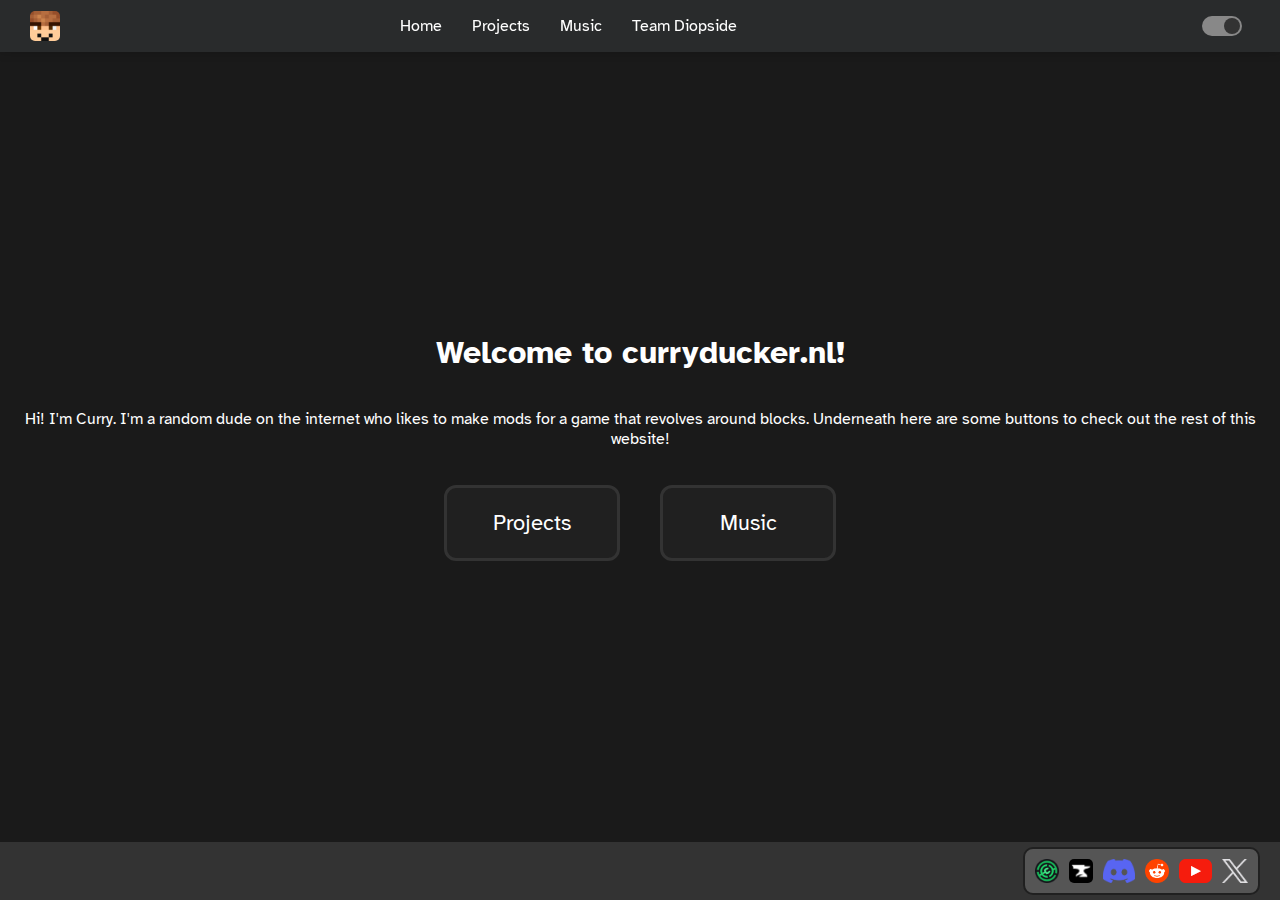
<file: index.html>
<!DOCTYPE html>
<html lang="en">
<head>
<meta charset="UTF-8">
<meta name="viewport" content="width=device-width, initial-scale=1.0">
<title>Curryducker</title>
<link rel="stylesheet" href="styles.css">
<link href="https://fonts.googleapis.com/icon?family=Material+Icons" rel="stylesheet">
<link rel="icon" href="assets/icon.png">
</head>
<body class="noSelect" class="dark-mode">

<div class="navbar">
  <div class="menu-icon">
    <span class="material-icons" id="menuIcon"></span>
  </div>
  <div class="navbar-logo">
    <img src="assets/logo.png" alt="Curryducker">
  </div>
  <div class="foldable-menu">
    <a href="https://curryducker.nl">Home</a>
    <a href="projects">Projects</a>
    <a href="music">Music</a>
    <a href="https://teamdiopside.nl" target="_blank" rel="noopener noreferrer">Team Diopside</a>
  </div>
  <div class="navbar-left">
    <a href="https://curryducker.nl">Home</a>
    <a href="projects">Projects</a>
    <a href="music">Music</a>
    <a href="https://teamdiopside.nl" target="_blank" rel="noopener noreferrer">Team Diopside</a>
  </div>
  <div class="navbar-right dark-mode-switch">
    <div class="dark-mode-icon">
      <span class="material-icons" id="modeIcon"></span>
    </div>
    <input type="checkbox" id="darkModeToggle">
    <label for="darkModeToggle"></label>
  </div>
</div>

<div class="center-content">
  <h1 class="text">Welcome to curryducker.nl!</h1>
  <p class="text">Hi! I'm Curry. I'm a random dude on the internet who likes to make mods for a game that revolves around blocks. Underneath here are some buttons to check out the rest of this website!</p>
  <div class="tile-container">
    <a href="projects" class="button">
      <p>Projects</p>
    </a>
    <a href="music" class="button">
      <p>Music</p>
    </a>
  </div>
</div>

<div class="footer">
  <div class="footer-social">
    <a href="https://modrinth.com/user/curryducker" target="_blank" rel="noopener noreferrer"><img src="../assets/icons/modrinth.png" alt="Modrinth"></a>
    <a href="https://curseforge.com/members/curryduckergames/projects" target="_blank" rel="noopener noreferrer"><img src="../assets/icons/curseforge.jpg" alt="CurseForge" class="cf-icon"></a>
    <a href="https://teamdiopside.nl/discord" target="_blank" rel="noopener noreferrer"><img src="../assets/icons/discord.png" alt="Discord"></a>
    <a href="https://www.reddit.com/user/Curryducker" target="_blank" rel="noopener noreferrer"><img src="../assets/icons/reddit.png" alt="Reddit"></a>
    <a href="https://www.youtube.com/@curryducker/" target="_blank" rel="noopener noreferrer"><img src="../assets/icons/youtube.png" alt="YouTube"></a>
    <a href="https://x.com/curryducker" target="_blank" rel="noopener noreferrer"><img src="../assets/icons/x.png" alt="X" class="x-icon"></a>
  </div>
</div>

<script src="script.js"></script>

</body>
</html>
</file>
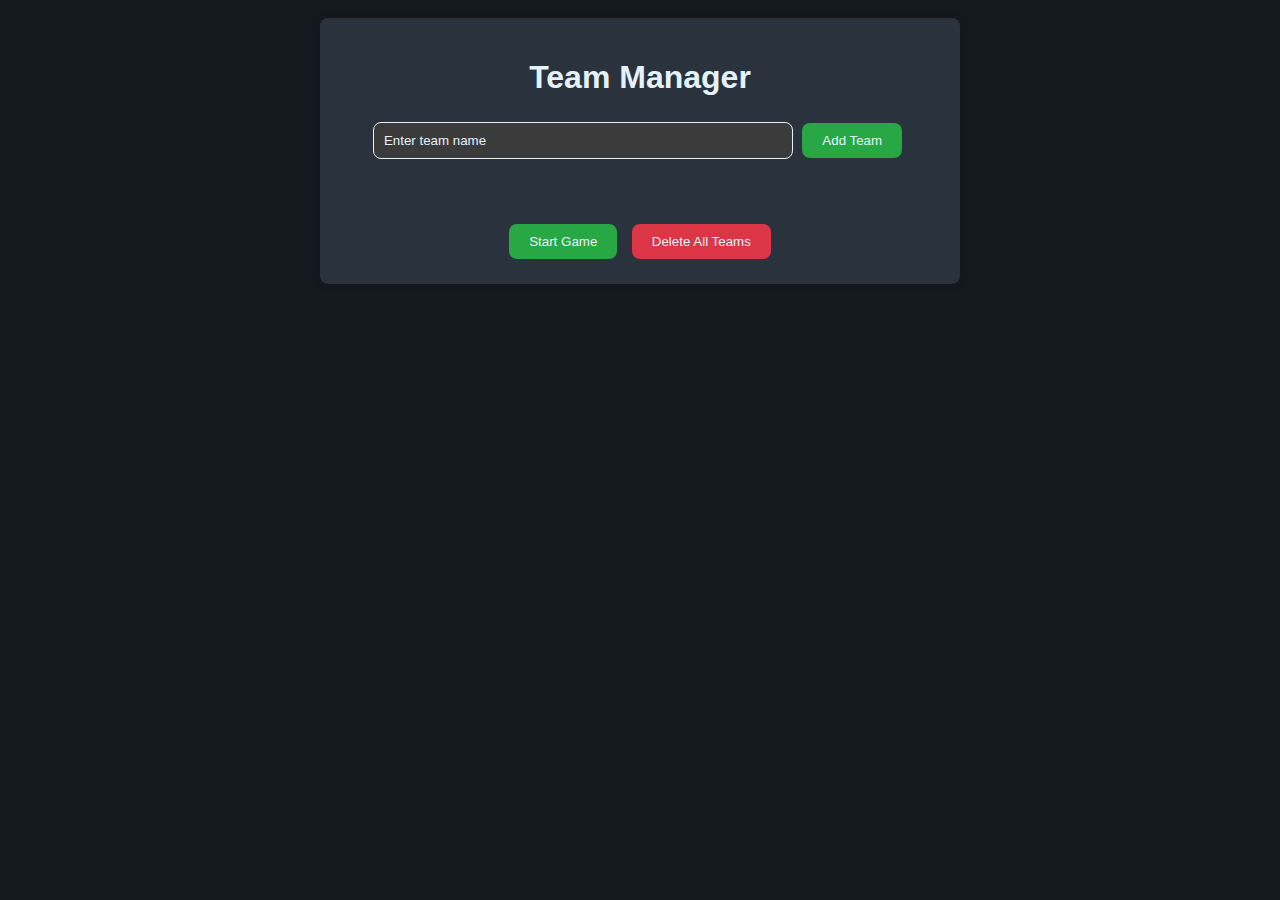
<file: kingen/index.html>
<!DOCTYPE html>
<html lang="en">
<head>
    <meta charset="UTF-8">
    <meta name="viewport" content="width=device-width, initial-scale=1.0">
    <title>Team Manager</title>
    <link rel="stylesheet" href="teams.css">
    <link rel="preconnect" href="https://fonts.googleapis.com">
    <link rel="preconnect" href="https://fonts.gstatic.com" crossorigin>
    <link href="https://fonts.googleapis.com/css2?family=Atkinson+Hyperlegible&display=swap" rel="stylesheet">
</head>
<body>
    <div class="container">
        <h1>Team Manager</h1>
        <input type="text" maxlength="25" id="teamInput" placeholder="Enter team name">
        <button id="addTeamButton" onclick="addTeam()">Add Team</button>
        <p class="error" id="errorField"></p>
        <div id="teamList"></div>
        <button id="startButton" onclick="startGame()">Start Game</button>
        <button id="deleteAllButton" onclick="deleteAllTeams()">Delete All Teams</button>
    </div>

    <script src="teams.js"></script>
</body>
</html>
</file>
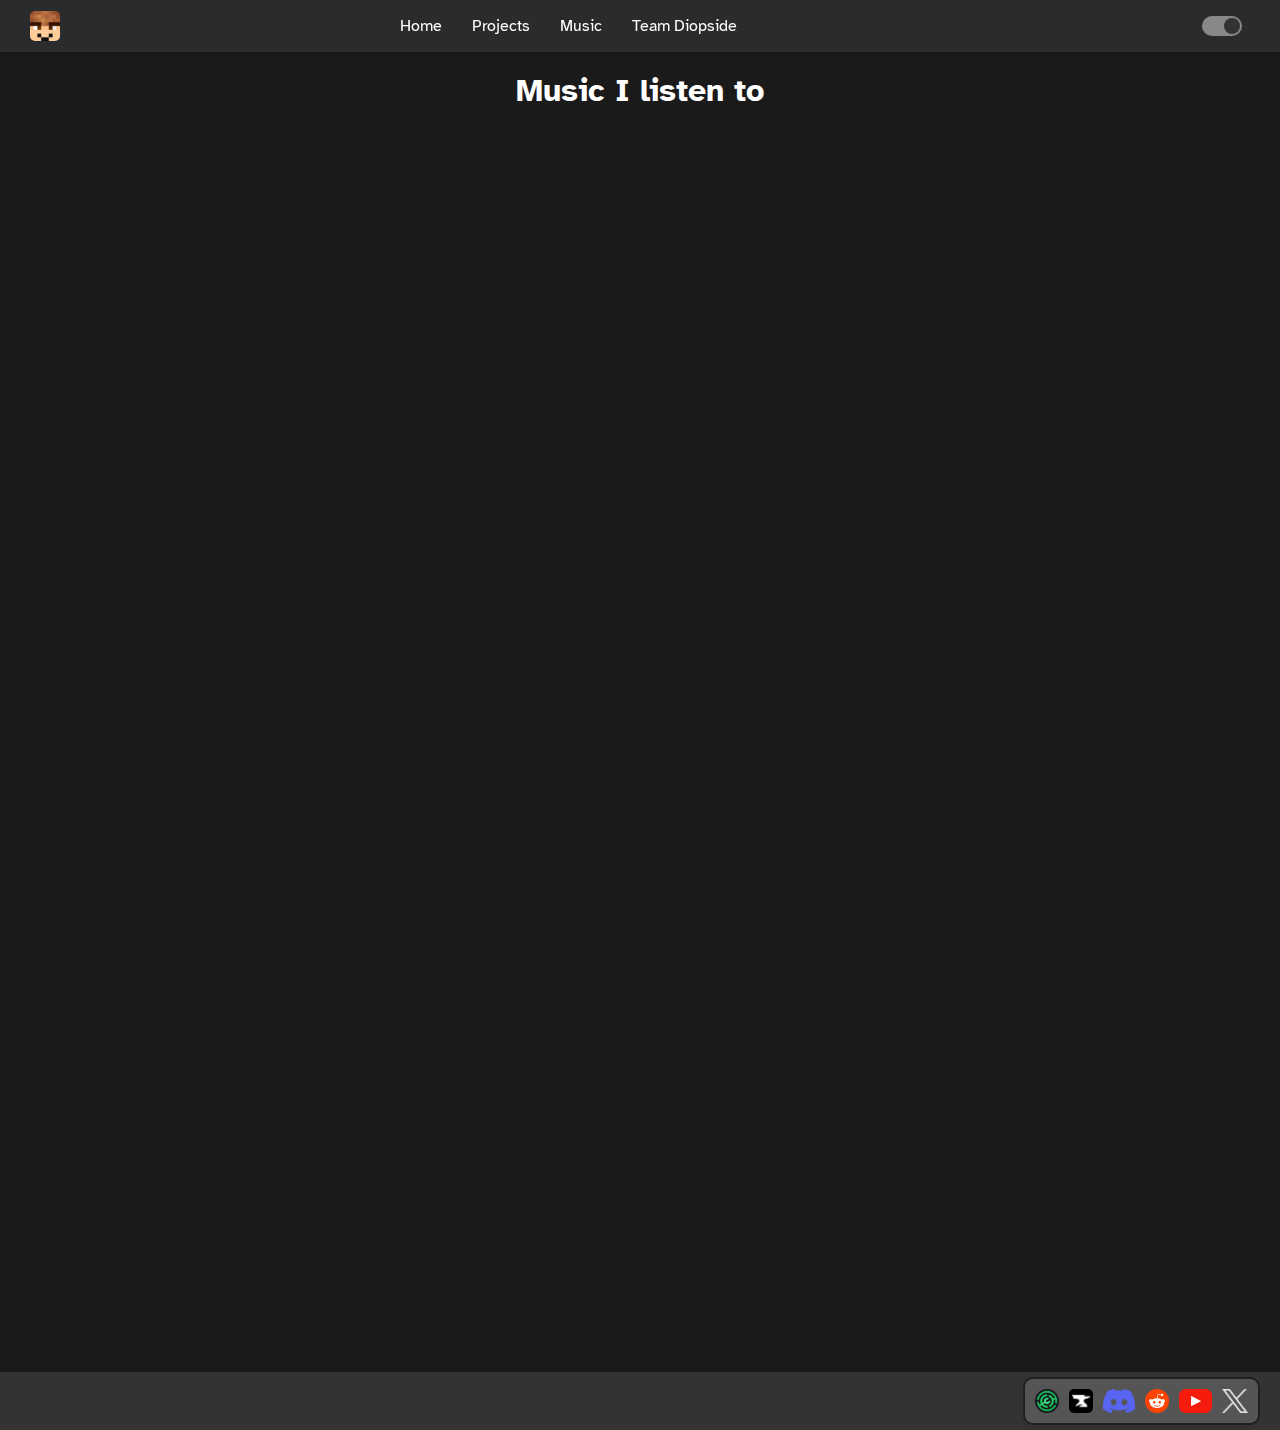
<file: music/index.html>
<!DOCTYPE html>
<html lang="en">
<head>
<meta charset="UTF-8">
<meta name="viewport" content="width=device-width, initial-scale=1.0">
<title>Music</title>
<link rel="stylesheet" href="../styles.css">
<link href="https://fonts.googleapis.com/icon?family=Material+Icons" rel="stylesheet">
<link rel="icon" href="../assets/icon.png">
</head>
<body class="noSelect" class="dark-mode">

<div class="navbar">
  <div class="menu-icon">
    <span class="material-icons" id="menuIcon"></span>
  </div>
  <div class="navbar-logo">
    <img src="../assets/logo.png" alt="Curryducker">
  </div>
  <div class="foldable-menu">
    <a href="../">Home</a>
    <a href="../projects">Projects</a>
    <a href="../music">Music</a>
    <a href="https://teamdiopside.nl" target="_blank" rel="noopener noreferrer">Team Diopside</a>
  </div>
  <div class="navbar-left">
    <a href="../">Home</a>
    <a href="../projects">Projects</a>
    <a href="../music">Music</a>
    <a href="https://teamdiopside.nl" target="_blank" rel="noopener noreferrer">Team Diopside</a>
  </div>
  <div class="navbar-right dark-mode-switch">
    <div class="dark-mode-icon">
      <span class="material-icons" id="modeIcon"></span>
    </div>
    <input type="checkbox" id="darkModeToggle">
    <label for="darkModeToggle"></label>
  </div>
</div>

<div class="center-content">
  <h1 class="text">Music I listen to</h1>
  <div class="tile-container">
    <iframe class="iframe" src="https://open.spotify.com/embed/playlist/2pywK66qwEOjxXWBVDv07L?utm_source=generator" width="100%" height="500" frameBorder="0" allowfullscreen="" allow="autoplay; clipboard-write; encrypted-media; fullscreen; picture-in-picture" loading="lazy"></iframe>
    <iframe class="iframe" src="https://open.spotify.com/embed/playlist/5tCbPEDOj9Ffvi4ew6CnBR?utm_source=generator" width="100%" height="500" frameBorder="0" allowfullscreen="" allow="autoplay; clipboard-write; encrypted-media; fullscreen; picture-in-picture" loading="lazy"></iframe>
    <iframe class="iframe" src="https://open.spotify.com/embed/playlist/6Nx64bNdW60VPmcnOxqfRn?utm_source=generator" width="100%" height="500" frameBorder="0" allowfullscreen="" allow="autoplay; clipboard-write; encrypted-media; fullscreen; picture-in-picture" loading="lazy"></iframe>
    <iframe class="iframe" src="https://open.spotify.com/embed/playlist/0Q0WRJ4YjcxRjoCqRhtw6o?utm_source=generator" width="100%" height="500" frameBorder="0" allowfullscreen="" allow="autoplay; clipboard-write; encrypted-media; fullscreen; picture-in-picture" loading="lazy"></iframe>
    <iframe class="iframe" src="https://open.spotify.com/embed/playlist/4G8aQCUkfPNNgihDA74UV7?utm_source=generator" width="100%" height="500" frameBorder="0" allowfullscreen="" allow="autoplay; clipboard-write; encrypted-media; fullscreen; picture-in-picture" loading="lazy"></iframe>
  </div>
</div>

<div class="footer">
  <div class="footer-social">
    <a href="https://modrinth.com/user/curryducker" target="_blank" rel="noopener noreferrer"><img src="../assets/icons/modrinth.png" alt="Modrinth"></a>
    <a href="https://curseforge.com/members/curryduckergames/projects" target="_blank" rel="noopener noreferrer"><img src="../assets/icons/curseforge.jpg" alt="CurseForge" class="cf-icon"></a>
    <a href="https://teamdiopside.nl/discord" target="_blank" rel="noopener noreferrer"><img src="../assets/icons/discord.png" alt="Discord"></a>
    <a href="https://www.reddit.com/user/Curryducker" target="_blank" rel="noopener noreferrer"><img src="../assets/icons/reddit.png" alt="Reddit"></a>
    <a href="https://www.youtube.com/@curryducker/" target="_blank" rel="noopener noreferrer"><img src="../assets/icons/youtube.png" alt="YouTube"></a>
    <a href="https://x.com/curryducker" target="_blank" rel="noopener noreferrer"><img src="../assets/icons/x.png" alt="X" class="x-icon"></a>
  </div>
</div>

<script src="../script.js"></script>

</body>
</html>
</file>
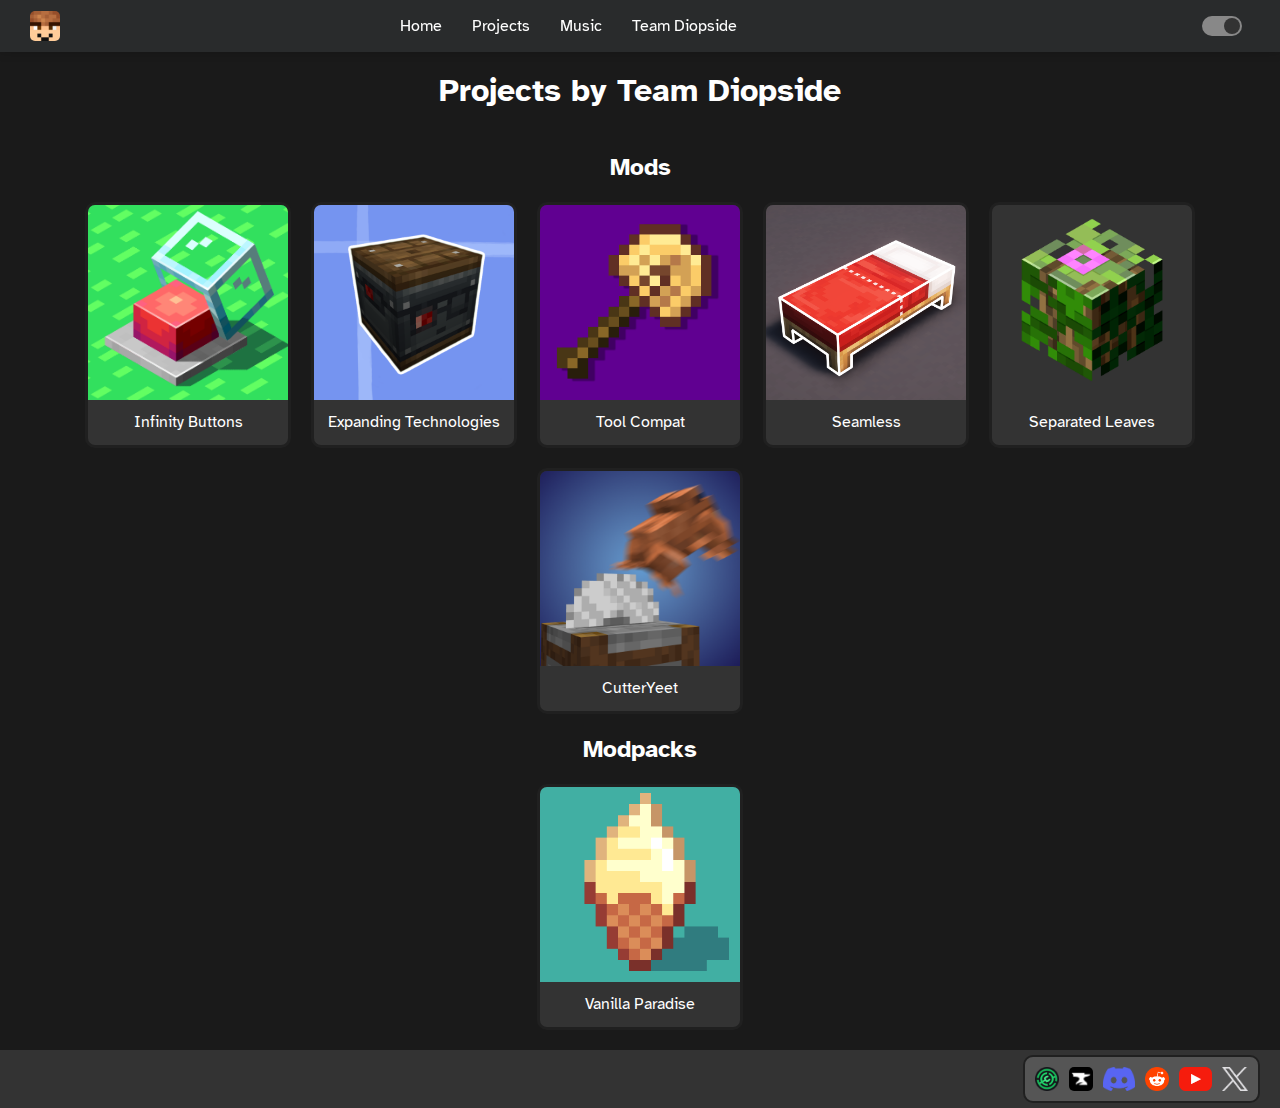
<file: projects/index.html>
<!DOCTYPE html>
<html lang="en">
<head>
<meta charset="UTF-8">
<meta name="viewport" content="width=device-width, initial-scale=1.0">
<title>Projects</title>
<link rel="stylesheet" href="../styles.css">
<link href="https://fonts.googleapis.com/icon?family=Material+Icons" rel="stylesheet">
<link rel="icon" href="../assets/icon.png">
</head>
<body class="noSelect" class="dark-mode">

<div class="navbar">
  <div class="menu-icon">
    <span class="material-icons" id="menuIcon"></span>
  </div>
  <div class="navbar-logo">
    <img src="../assets/logo.png" alt="Curryducker">
  </div>
  <div class="foldable-menu">
    <a href="../">Home</a>
    <a href="../projects">Projects</a>
    <a href="../music">Music</a>
    <a href="https://teamdiopside.nl" target="_blank" rel="noopener noreferrer">Team Diopside</a>
  </div>
  <div class="navbar-left">
    <a href="../">Home</a>
    <a href="../projects">Projects</a>
    <a href="../music">Music</a>
    <a href="https://teamdiopside.nl" target="_blank" rel="noopener noreferrer">Team Diopside</a>
  </div>
  <div class="navbar-right dark-mode-switch">
    <div class="dark-mode-icon">
      <span class="material-icons" id="modeIcon"></span>
    </div>
    <input type="checkbox" id="darkModeToggle">
    <label for="darkModeToggle"></label>
  </div>
</div>

<div class="center-content">
  <h1 class="text">Projects by Team Diopside</h1>

  <h2 class="text">Mods</h2>
  <div class="tile-container">
    <a href="https://teamdiopside.nl/infinitybuttons" class="tile">
      <img src="../assets/infinitybuttons.png" alt="Infinity Buttons">
      <p>Infinity Buttons</p>
    </a>
    <a href="https://teamdiopside.nl/expandingtechnologies" class="tile">
      <img src="../assets/et.png" alt="Expanding Technologies">
      <p>Expanding Technologies</p>
    </a>
    <a href="https://teamdiopside.nl/toolcompat" class="tile">
      <img src="../assets/toolcompat720.png" alt="Tool Compat">
      <p>Tool Compat</p>
    </a>
    <a href="https://teamdiopside.nl/seamless" class="tile">
      <img src="../assets/seamless.png" alt="Seamless">
      <p>Seamless</p>
    </a>
    <a href="https://teamdiopside.nl/separatedleaves" class="tile">
      <img src="../assets/separatedleaves.png" alt="Separated Leaves">
      <p>Separated Leaves</p>
    </a>
    <a href="https://teamdiopside.nl/cutteryeet" class="tile">
      <img src="../assets/cutteryeet.png" alt="CutterYeet">
      <p>CutterYeet</p>
    </a>
  </div>
  
  <h2 class="text">Modpacks</h2>
  <div class="tile-container">
    <a href="https://teamdiopside.nl/vanillaparadise" class="tile">
      <img src="../assets/VP_720x720.png" alt="Vanilla Paradise">
      <p>Vanilla Paradise</p>
    </a>
  </div>
</div>

<div class="footer">
  <div class="footer-social">
    <a href="https://modrinth.com/user/curryducker" target="_blank" rel="noopener noreferrer"><img src="../assets/icons/modrinth.png" alt="Modrinth"></a>
    <a href="https://curseforge.com/members/curryduckergames/projects" target="_blank" rel="noopener noreferrer"><img src="../assets/icons/curseforge.jpg" alt="CurseForge" class="cf-icon"></a>
    <a href="https://teamdiopside.nl/discord" target="_blank" rel="noopener noreferrer"><img src="../assets/icons/discord.png" alt="Discord"></a>
    <a href="https://www.reddit.com/user/Curryducker" target="_blank" rel="noopener noreferrer"><img src="../assets/icons/reddit.png" alt="Reddit"></a>
    <a href="https://www.youtube.com/@curryducker/" target="_blank" rel="noopener noreferrer"><img src="../assets/icons/youtube.png" alt="YouTube"></a>
    <a href="https://x.com/curryducker" target="_blank" rel="noopener noreferrer"><img src="../assets/icons/x.png" alt="X" class="x-icon"></a>
  </div>
</div>

<script src="../script.js"></script>

</body>
</html>
</file>
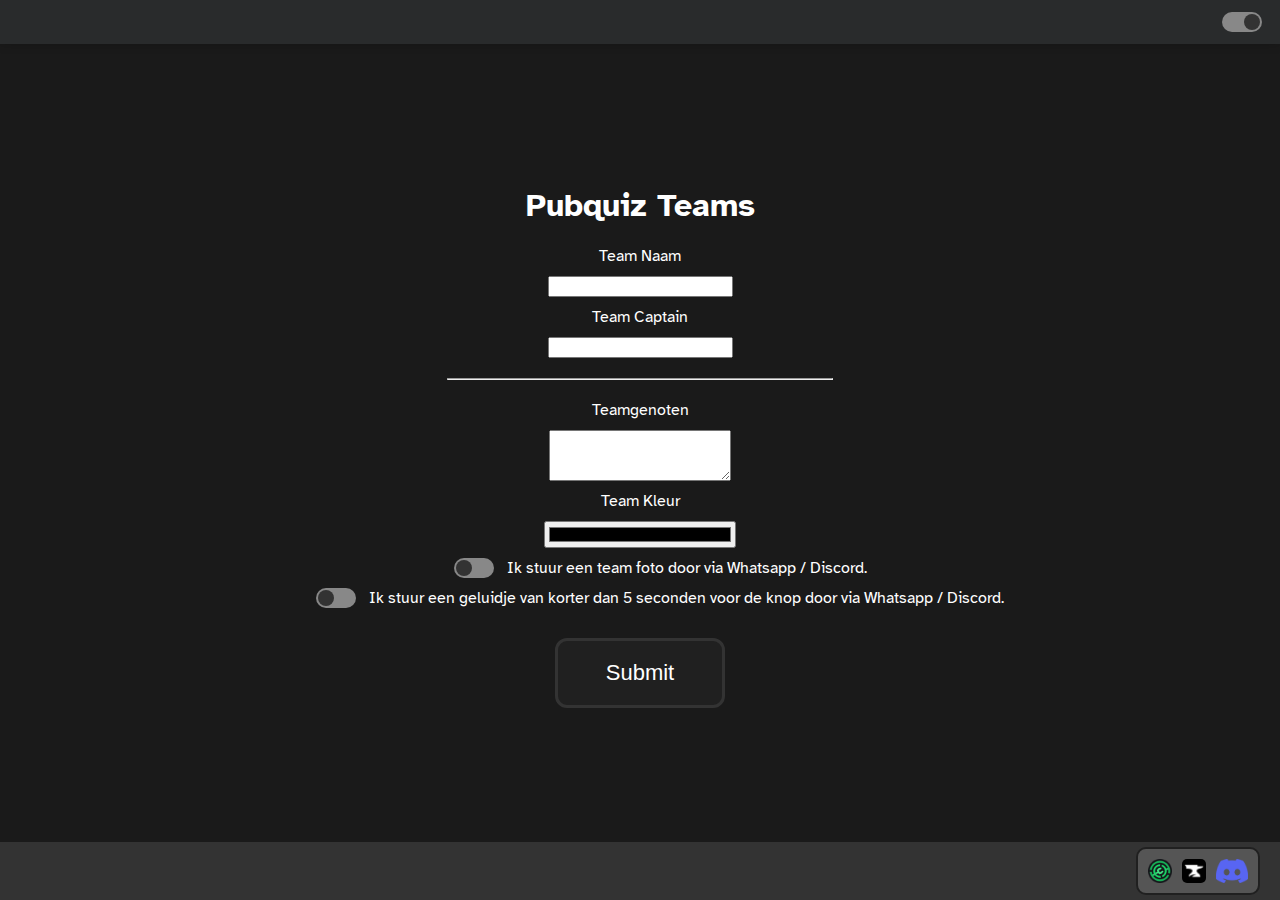
<file: pubquiz/index.html>
<!DOCTYPE html>
<html lang="en">

<head>
  <meta charset="UTF-8">
  <meta name="viewport" content="width=device-width, initial-scale=1.0">
  <title>Pubquiz Teams</title>
  <link rel="stylesheet" href="styles.css">
  <link href="https://fonts.googleapis.com/icon?family=Material+Icons" rel="stylesheet">
  <link rel="icon" href="../assets/knoppies/quizzz_icon.png">
</head>

<body class="noSelect" class="dark-mode">

  <div class="navbar" style="display: flex; justify-content: end;">
    <div class="menu-icon">
      <span class="material-icons" id="menuIcon"></span>
    </div>
    <div class="navbar-right dark-mode-switch" style="margin: 10px;">
      <div class="dark-mode-icon">
        <span class="material-icons" id="modeIcon"></span>
      </div>
      <input type="checkbox" id="darkModeToggle">
      <label for="darkModeToggle"></label>
    </div>
  </div>

  <div class="center-content">
    <h1 class="text">Pubquiz Teams</h1>
    <form onsubmit="sendContact(event)"
      style="position: relative; display: flex; flex-direction: column; align-items: center;">
      <label class="text" for="team-name" style="margin-bottom: 10px;">Team Naam</label>
      <input style="margin-bottom: 10px;" type="text" id="team-name" name="Team Naam" required>
      <label class="text" for="name" style="margin-bottom: 10px;">Team Captain</label>
      <input type="text" id="name" name="Team Captain" required>
      <hr style="width: 50%; margin: 20px 0px;">
      <label class="text" for="team-met" style="margin-bottom: 10px;">Teamgenoten</label>
      <textarea class="form-control" id="team-met" rows="3" style="margin-bottom: 10px;"></textarea>
      <label class="text" for="kleurtje" style="margin-bottom: 10px;">Team Kleur</label>
      <input style="margin-bottom: 10px; width: 25%;" type="color" id="kleurtje" name="Team Kleur" required>

      <label class="toggle-container">
        <input type="checkbox" id="foto" name="Team Foto" value="Ik stuur een team foto door via Whatsapp / Discord.">
        <span class="toggle-slider"></span>
        <span class="text" style="margin-left: 5px;">Ik stuur een team foto door via Whatsapp / Discord.</span>
      </label>

      <label class="toggle-container">
        <input type="checkbox" id="geluidje" name="Team Foto"
          value="Ik stuur een geluidje van korter dan 5 seconden voor de knop door via Whatsapp / Discord.">
        <span class="toggle-slider"></span>
        <span class="text" style="margin-left: 5px;">Ik stuur een geluidje van korter dan 5 seconden voor de knop door
          via Whatsapp / Discord.</span>
      </label>

      <input type="submit" value="Submit" class="button">
    </form>
    <script>
      async function sendContact(ev) {
        ev.preventDefault();

        const senderName = document.getElementById('name').value;
        const teamName = document.getElementById('team-name').value;
        const teamMet = document.getElementById('team-met').value;
        const kleurtje = document.getElementById('kleurtje').value;
        const stuurtFoto = document.getElementById('foto').checked;
        const stuurtGeluid = document.getElementById('geluidje').checked;

        const webhookBody = {
          embeds: [{
            title: teamName,
            fields: [
              { name: 'Captain', value: senderName },
              { name: 'Teamgenoten', value: teamMet },
              { name: 'Kleur', value: kleurtje },
              { name: 'Foto?', value: stuurtFoto },
              { name: 'Geluidje?', value: stuurtGeluid }
            ]
          }],
        };

        await fetch('https://discord.com/api/webhooks/1385629505833402490/HSkOgjX4YeAeh3MJlVmkAq3RgF2zSNqlo7823_OvtjH30PX7E0_xboY5VMzEqnl79I93', {
          method: 'POST',
          headers: {
            'Content-Type': 'application/json'
          },
          body: JSON.stringify(webhookBody)
        });

        alert('Team succesvol verstuurd!');
      }
    </script>
  </div>

  <div class="footer">
    <div class="footer-social">
      <a href="https://modrinth.com/user/curryducker" target="_blank" rel="noopener noreferrer"><img
          src="../assets/icons/modrinth.png" alt="Modrinth"></a>
      <a href="https://curseforge.com/members/curryduckergames/projects" target="_blank" rel="noopener noreferrer"><img
          src="../assets/icons/curseforge.jpg" alt="CurseForge" class="cf-icon"></a>
      <a href="https://teamdiopside.nl/discord" target="_blank" rel="noopener noreferrer"><img
          src="../assets/icons/discord.png" alt="Discord"></a>
    </div>
  </div>

  <script src="../script.js"></script>

</body>

</html>
</file>
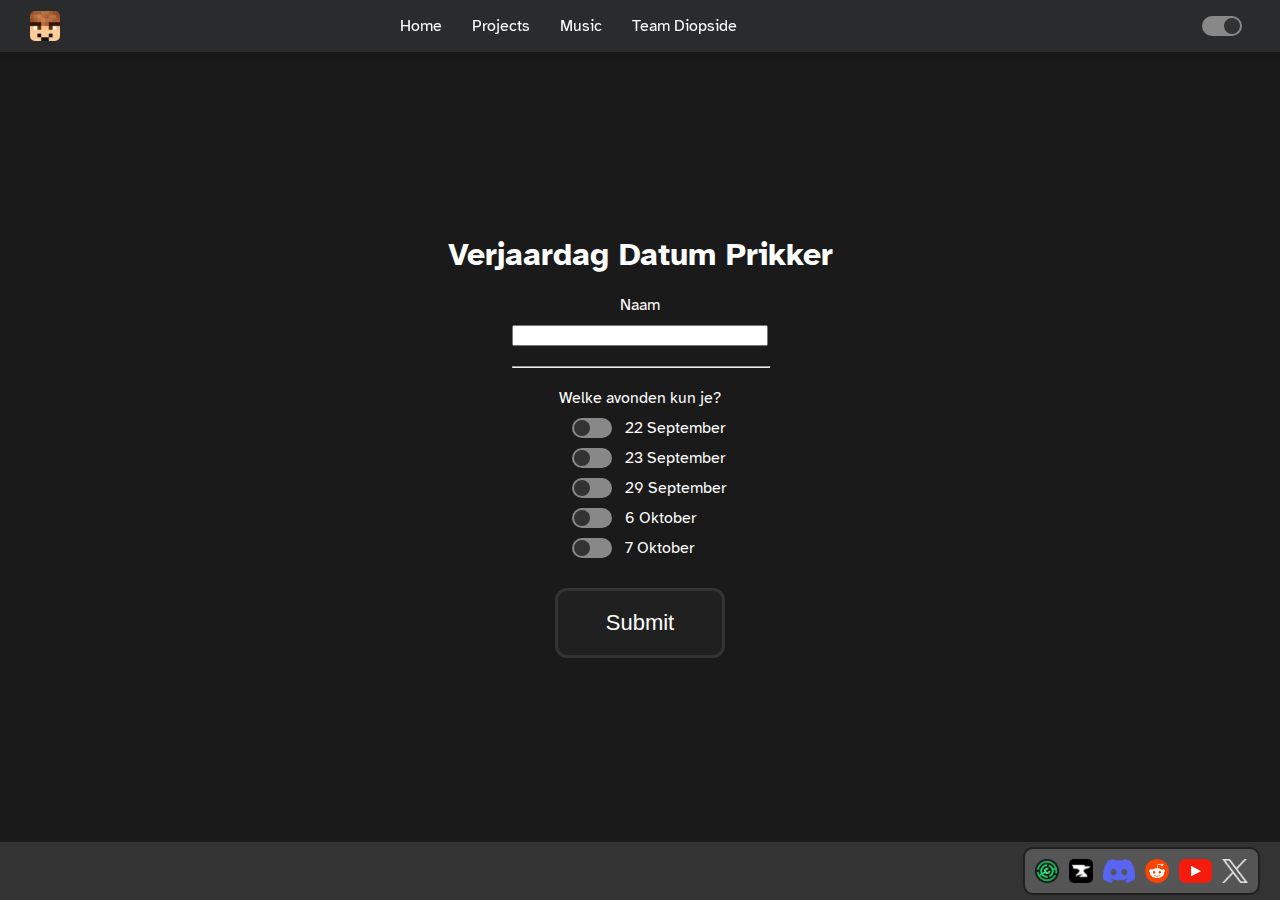
<file: verjaardag/index.html>
<!DOCTYPE html>
<html lang="en">
<head>
<meta charset="UTF-8">
<meta name="viewport" content="width=device-width, initial-scale=1.0">
<title>Verjaardag</title>
<link rel="stylesheet" href="styles.css">
<link href="https://fonts.googleapis.com/icon?family=Material+Icons" rel="stylesheet">
<link rel="icon" href="../assets/icon.png">
</head>
<body class="noSelect" class="dark-mode">

<div class="navbar">
  <div class="menu-icon">
    <span class="material-icons" id="menuIcon"></span>
  </div>
  <div class="navbar-logo">
    <img src="../assets/logo.png" alt="Curryducker">
  </div>
  <div class="foldable-menu">
    <a href="../">Home</a>
    <a href="../projects">Projects</a>
    <a href="../music">Music</a>
    <a href="https://teamdiopside.nl" target="_blank" rel="noopener noreferrer">Team Diopside</a>
  </div>
  <div class="navbar-left">
    <a href="../">Home</a>
    <a href="../projects">Projects</a>
    <a href="../music">Music</a>
    <a href="https://teamdiopside.nl" target="_blank" rel="noopener noreferrer">Team Diopside</a>
  </div>
  <div class="navbar-right dark-mode-switch">
    <div class="dark-mode-icon">
      <span class="material-icons" id="modeIcon"></span>
    </div>
    <input type="checkbox" id="darkModeToggle">
    <label for="darkModeToggle"></label>
  </div>
</div>

<div class="center-content">
   <h1 class="text">Verjaardag Datum Prikker</h1>
   <form action="https://formspree.io/f/mdorzwge" method="post" style="position: relative; display: flex; flex-direction: column;">
      <label class="text" for="name" style="margin-bottom: 10px;">Naam</label>
      <input type="text" id="name" name="Naam" required>
      <hr style="width: 100%; margin: 20px 0px;">

      <label class="text" style="margin-bottom: 10px;">Welke avonden kun je?</label>
      
      <label class="toggle-container">
         <input type="checkbox" name="Beschikbare Dagen" value="22 September">
         <span class="toggle-slider"></span>
         <span class="text" style="margin-left: 5px;">22 September</span>
      </label>

      <label class="toggle-container">
         <input type="checkbox" name="Beschikbare Dagen" value="23 September">
         <span class="toggle-slider"></span>
         <span class="text" style="margin-left: 5px;">23 September</span>
      </label>

      <label class="toggle-container">
         <input type="checkbox" name="Beschikbare Dagen" value="29 September">
         <span class="toggle-slider"></span>
         <span class="text" style="margin-left: 5px;">29 September</span>
      </label>

      <label class="toggle-container">
        <input type="checkbox" name="Beschikbare Dagen" value="6 Oktober">
        <span class="toggle-slider"></span>
        <span class="text" style="margin-left: 5px;">6 Oktober</span>
     </label>

     <label class="toggle-container">
      <input type="checkbox" name="Beschikbare Dagen" value="7 Oktober">
      <span class="toggle-slider"></span>
      <span class="text" style="margin-left: 5px;">7 Oktober</span>
   </label><br>

      <input type="submit" value="Submit" class="button" style="margin: 0px 43px">
  </form>
</div>

<div class="footer">
  <div class="footer-social">
    <a href="https://modrinth.com/user/curryducker" target="_blank" rel="noopener noreferrer"><img src="../assets/icons/modrinth.png" alt="Modrinth"></a>
    <a href="https://curseforge.com/members/curryduckergames/projects" target="_blank" rel="noopener noreferrer"><img src="../assets/icons/curseforge.jpg" alt="CurseForge" class="cf-icon"></a>
    <a href="https://teamdiopside.nl/discord" target="_blank" rel="noopener noreferrer"><img src="../assets/icons/discord.png" alt="Discord"></a>
    <a href="https://www.reddit.com/user/Curryducker" target="_blank" rel="noopener noreferrer"><img src="../assets/icons/reddit.png" alt="Reddit"></a>
    <a href="https://www.youtube.com/@curryducker/" target="_blank" rel="noopener noreferrer"><img src="../assets/icons/youtube.png" alt="YouTube"></a>
    <a href="https://x.com/curryducker" target="_blank" rel="noopener noreferrer"><img src="../assets/icons/x.png" alt="X" class="x-icon"></a>
  </div>
</div>

<script src="../script.js"></script>

</body>
</html>
</file>
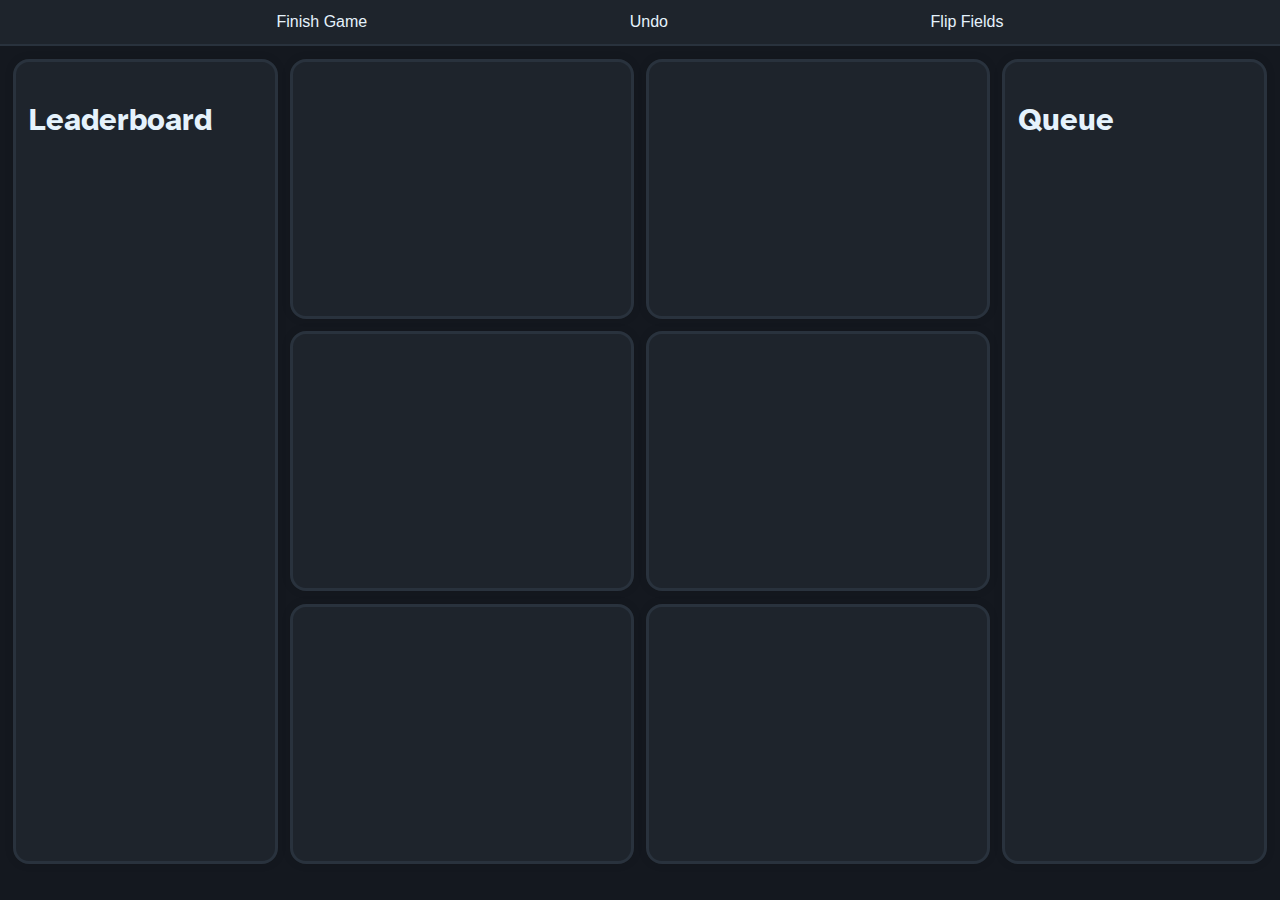
<file: kingen/game.html>
<!DOCTYPE html>
<html lang="en">
<head>
    <meta charset="UTF-8">
    <meta name="viewport" content="width=device-width, initial-scale=1.0">
    <title>Kingen</title>
    <link rel="stylesheet" href="game.css">
    <link rel="preconnect" href="https://fonts.googleapis.com">
    <link rel="preconnect" href="https://fonts.gstatic.com" crossorigin>
    <link href="https://fonts.googleapis.com/css2?family=Atkinson+Hyperlegible&display=swap" rel="stylesheet">
</head>
<body>
    <div class="header">
        <button id="hamburgerMenu" class="noSelect" onclick="toggleMenu()">☰</button>
        <div class="menu">
            <button class="highlightable" onclick="finishGame()">Finish Game</button>
            <button class="highlightable" onclick="undoAction()">Undo</button>
            <button class="highlightable" onclick="toggleFieldFlipped()">Flip Fields</button>
        </div>
    </div>
    <div class="main-content">
        <div class="sidebar" id="leaderboard">
            <h2>Leaderboard</h2>
            <div><p></p></div>
            <button class="close-sidebar noSelect" onclick="toggleLeaderboard()">Close Loaderboard</button>
        </div>
        <div class="fields-container">
            <div class="field noSelect" id="field4">
                <h4></h4>
                <h3></h3>
                <p></p>
            </div>
            <div class="field noSelect" id="field5">
                <h4></h4>
                <h3></h3>
                <p></p>
            </div>
            <div class="field noSelect" id="field3">
                <h4></h4>
                <h3></h3>
                <p></p>
            </div>
            <div class="field noSelect" id="field6">
                <h4></h4>
                <h3></h3>
                <p></p>
            </div>
            <div class="field noSelect" id="field2">
                <h4></h4>
                <h3></h3>
                <p></p>
            </div>
            <div class="field noSelect" id="field1">
                <h4></h4>
                <h3></h3>
                <p></p>
            </div>
        </div>
        <div class="sidebar" id="queue">
            <h2>Queue</h2>
            <div><p></p></div>
            <button class="close-sidebar noSelect" onclick="toggleQueue()">Close Queue</button>
        </div>
        <div class="tablet-sidebar" id="t-queue">
            <h2>Queue</h2>
            <div><p></p></div>
            <button id="tabletToggle" class="noSelect" onclick="toggleTabletBar()">Show Leaderboard</button>
        </div>
    </div>

    <div id="mobileBlur"></div>

    <div class="mobile-menu" id="mobileMenu">
        <div></div>
        <button class="highlightable" onclick="toggleLeaderboard()">Leaderboard</button>
        <button class="highlightable" onclick="toggleQueue()">Queue</button>
        <p></p>
        <button class="highlightable" onclick="finishGame()">Finish Game</button>
        <button class="highlightable" onclick="undoAction()">Undo</button>
        <button class="highlightable" onclick="toggleFieldFlipped()">Flip Fields</button>
    </div>

    <script src="game.js"></script>
</body>
</html>
</file>
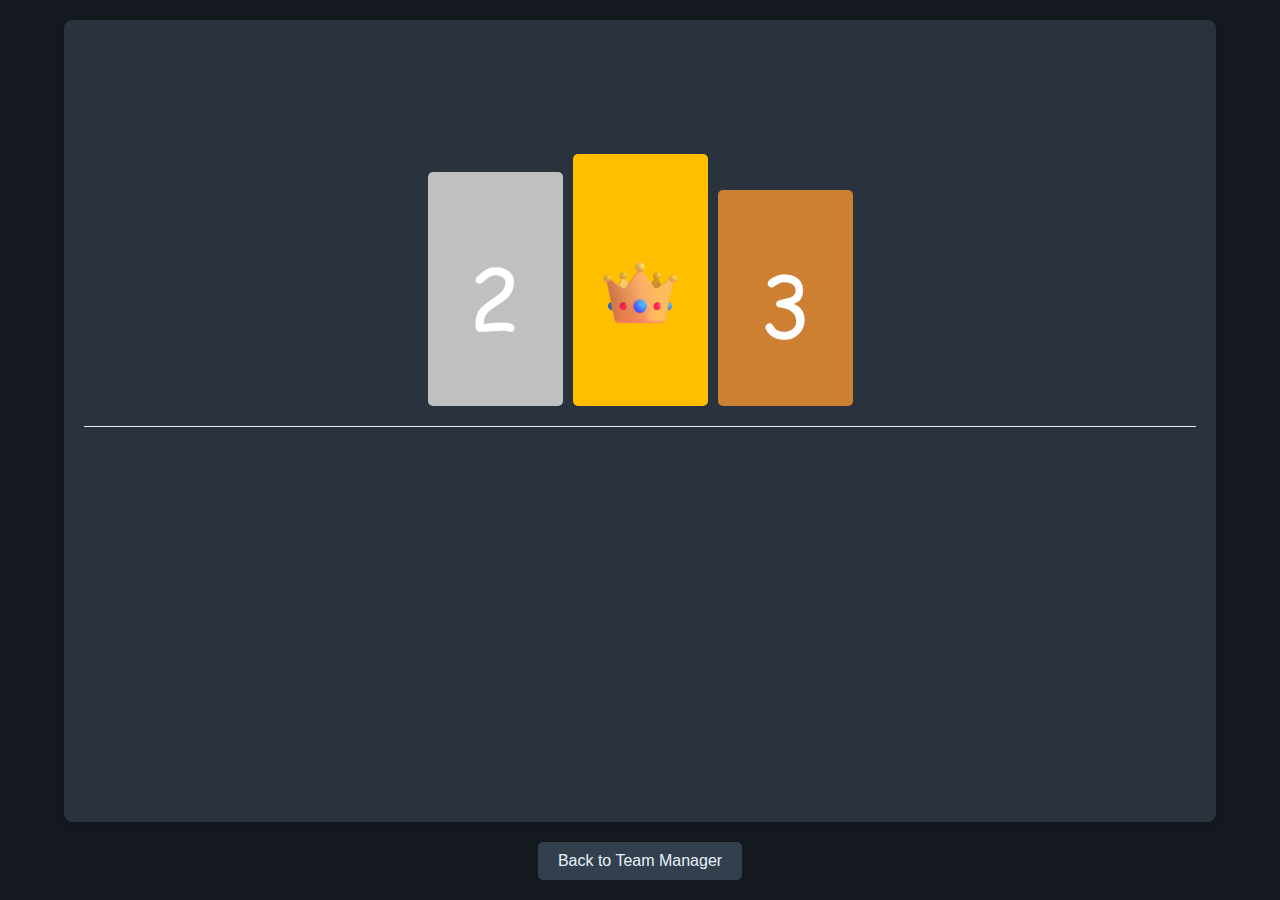
<file: kingen/results.html>
<!DOCTYPE html>
<html lang="en">
<head>
    <meta charset="UTF-8">
    <meta name="viewport" content="width=device-width, initial-scale=1.0">
    <title>Results</title>
    <link rel="preconnect" href="https://fonts.googleapis.com">
    <link rel="preconnect" href="https://fonts.gstatic.com" crossorigin>
    <link href="https://fonts.googleapis.com/css2?family=Atkinson+Hyperlegible&display=swap" rel="stylesheet">
    <link rel="stylesheet" href="results.css">
</head>
<body>
    <div id="results">
        <div class="podium">
            <div id="second" class="podium-spot">
                <div class="podium-icon">
                    <img src="assets/second.png" alt="Second Place">
                </div>
            </div>
            <div id="first" class="podium-spot">
                <div class="podium-icon">
                    <img src="assets/crown.png" alt="First Place">
                </div>
            </div>
            <div id="third" class="podium-spot">
                <div class="podium-icon">
                    <img src="assets/third.png" alt="Third Place">
                </div>
            </div>
        </div>
        <div id="team-list" class="team-list"></div>
    </div>
    <button id="refresh-button">Back to Team Manager</button>
    <script src="results.js"></script>
</body>
</html>
</file>
<file: styles.css>
@import url('https://fonts.googleapis.com/css2?family=Atkinson+Hyperlegible&display=swap');

body {
    font-family: Arial, sans-serif;
    margin: 0;
    padding: 0;
    background-color: #f0f0f0;
    display: flex;
    flex-direction: column;
    min-height: 100vh;
    transition: background-color 0.3s;
    font-family: 'Atkinson Hyperlegible', sans-serif;
    
    --scrollbar-thumb-color: #999;
    --scrollbar-thumb-hover-color: #888;
    --scrollbar-thumb-active-color: #888;
    --scrollbar-track-color: #f0f0f0;
}

/* Dark mode styles */
body.dark-mode {
    background-color: #1a1a1a;

    --scrollbar-thumb-color: #444;
    --scrollbar-thumb-hover-color: #555;
    --scrollbar-thumb-active-color: #555;
    --scrollbar-track-color: #1a1a1a;
}
/* Adjust the background color for dark mode */
body.dark-mode .dark-mode-switch label {
    background-color: #888;
}
/* Adjust the background color for dark mode */
body.dark-mode .dark-mode-switch label::after {
    background-color: #333;
}
body.dark-mode .text {
    color: white;
}
body.dark-mode .tile {
    background-color: #333;
    border: 3px solid rgb(32, 32, 32);
    color: white;
}
body.dark-mode .navbar {
    background-color: #292b2c;
}
body.dark-mode .menu-icon {
    color: white;
}
body.dark-mode .navbar a {
    color: #ffffff;
}
body.dark-mode .navbar a:hover {
    color: #f0ad4e;
    border-bottom: 2px solid #f0ad4e;
}
body.dark-mode .foldable-menu {
    background-color: #292b2c;
    border-top: 3px solid #7c7c7c;
}
body.dark-mode .footer {
    background-color: #333;
    color: white;
}
body.dark-mode .footer-social {
    background-color: #555;
    border: 2px solid rgb(32, 32, 32);
}
body.dark-mode .x-icon {
    filter: invert(1);
}
body.dark-mode .button {
    border: 3px solid #333;
    color: white;
    background-color: rgb(32, 32, 32);
}

/* Basic Styles */
.navbar {
    position: fixed;
    top: 0;
    left: 0;
    width: 100%;
    z-index: 100;
    background-color: white;
    overflow: hidden;
    display: flex;
    justify-content: space-between; /* Align content space between */
    align-items: center; /* Center vertically */
    box-shadow: 0px 0px 10px rgba(0, 0, 0, 0.2);
    transition: background-color 0.3s;
}
.menu-icon {
    display: none;
    margin-left: 30px;
    transition: color 0.3s;
}
.navbar-logo {
    padding: 10px 0px; /* Adjust padding as needed */
    padding-right: 52px;
    max-height: 30px;
    max-width: 30px;
    margin-left: 30px;
}
.navbar-logo img {
    border-radius: 5px;
    max-height: 30px; /* Adjust the height of the logo */
    max-width: 30px;
}
.foldable-menu {
    display: none;
    flex-direction: column;
    background-color: white;
    position: fixed;
    top: 50px;
    left: 0;
    width: 250px;
    height: 150%;
    box-shadow: 2px 0px 4px rgba(0, 0, 0, 0.2);
    border-top: 3px solid #bebebe;
    z-index: 1;
    transition: background-color 0.3s;
}
@keyframes slideIn {
    from {
      transform: translateX(-100%);
    }
    to {
      transform: translateX(0);
    }
}
@keyframes slideOut {
    from {
      transform: translateX(0);
    }
    to {
      transform: translateX(-100%);
    }
}
.foldable-menu a {
    transition: color 1s;
}
.navbar-left {
    display: flex;
    align-items: center;
}
.navbar-right {
    display: flex;
    align-items: center;
}
.navbar a {
    color: #333;
    display: inline-block;
    text-decoration: none;
    padding: 14px 15px;
    transition: color 1s;
    border-top: 2px solid transparent;
    border-bottom: 2px solid transparent;
}
.navbar a:hover {
    color: #f0ad4e;
    transition: color 0.3s;
    border-bottom: 2px solid #f0ad4e;
}
/* Dark mode switch styles */
.dark-mode-switch {
    display: flex;
    align-items: center;
    margin-right: 30px;
}
.dark-mode-switch label {
    position: relative;
    display: inline-block;
    width: 40px;
    height: 20px;
    background-color: #ccc;
    border-radius: 10px;
    margin-right: 8px;
    cursor: pointer;
}
.dark-mode-switch label::after {
    content: "";
    position: absolute;
    top: 2px;
    left: 2px;
    width: 16px;
    height: 16px;
    background-color: #fff;
    border-radius: 50%;
    transition: transform 0.3s;
}
.dark-mode-icon {
    font-size: 18px;
    margin-right: 10px; /* Add space between icon and label */
    color: #ffee00;
    display: flex;
    align-items: center;
    cursor: default;
    user-select: none;
}
.material-icons {
    transition: opacity 0.3s;
}
input[type="checkbox"] {
    display: none; /* Hide the actual checkbox input */
}
input[type="checkbox"]:checked + label::after {
    transform: translateX(20px); /* Move the knob to the right */
}

/* Center Content */
.center-content {
    flex: 1;
    display: flex;
    flex-direction: column;
    align-items: center;
    justify-content: center;
    padding: 20px 0;
    padding-top: 50px;
}
.text {
    text-align: center;
    transition: color 1s;
    margin-left: 20px;
    margin-right: 20px;
}
.tile-container {
    display: flex;
    justify-content: center;
    gap: 20px;
    flex-wrap: wrap;
    margin-left: 20px;
    margin-right: 20px;
}
.button {
    width: 170px;
    height: 70px;
    display: flex;
    margin: 20px 10px 0px 10px;
    flex-direction: column;
    align-items: center;
    justify-content: center;
    overflow: hidden;
    border-radius: 12px;
    border: 3px solid #ccc;
    text-decoration: none;
    color: black;
    background-color: #fff;
    font-size: 22px;
    transition: background-color 0.3s, transform 0.3s;
}
.button:hover {
    transform: scale(1.1);
}
.button p {
    transition: color 1s;
}
.iframe {
    width: 350px;
    height: 600px;
    display: flex;
    flex-direction: column;
    align-items: center;
    justify-content: center;
    overflow: hidden;
    border-radius: 12px;
}
.tile {
    width: 200px;
    height: 200px;
    background-color: #fff;
    border-radius: 10px;
    border: 3px solid #ccc;
    display: flex;
    flex-direction: column;
    align-items: center;
    justify-content: center;
    transition: transform 0.3s;
    overflow: hidden;
    padding: 20px 0;
    text-decoration: none;
    color: black;
}
.tile:hover {
    transform: scale(1.1);
}
.tile p {
    margin-bottom: 9%;
    margin-top: 6%;
    transition: color 1s;
}
.tile img {
    width: 100%;
    max-height: 100%;
    border-radius: 10px 10px 0 0;
}

/* Footer */
.footer {
    display: flex;
    text-align: center;
    padding: 5px 20px;
    background-color: white;
    color: black;
    transition: color 1s;
    justify-content: space-between;
    align-items: center;
    gap: 20px;
    z-index: 300; /* Add a higher z-index */
    position: relative; /* Add position relative */
}
.footer-social {
    background-color: #f0f0f0;
    border-radius: 10px;
    border: 2px solid #ccc;
    padding: 10px;
    display: flex;
    align-items: center;
    gap: 10px; /* Adjust the spacing between icons */
    max-width: fit-content;
    margin-left: auto;
    transition: background-color 0.3s;
}
.footer-social a img {
    height: 24px;
}
.footer-social a {
    height: 24px;
}
.cf-icon {
    border-radius: 5px;
}

/* Media query for mobile devices */
@media (max-width: 768px) {
    .tile {
        width: 80%; /* Adjust width for mobile */
        max-width: 200px; /* Maximum width for mobile */
        min-width: 200px; /* Minimum width for mobile */
    }
    .menu-icon {
        display: flex;
        margin-right: 58px;
        cursor: pointer;
        user-select: none;
    }
    .navbar-logo {
        padding: 10px 0px; /* Adjust padding as needed */
        margin-left: 0px;
        position: relative;
    }
    .navbar-left {
        display: none; /* Hide the original navbar links */
    }
    .foldable-menu.open {
        display: flex; /* Show the foldable menu when the open class is present */
        animation: slideIn 0.3s forwards;
    }
    .foldable-menu.close {
        animation: slideOut 0.3s forwards;
    }
    .footer-social {
        margin-right: auto;
    }
}

/* Apply custom styles to the scrollbar track */
::-webkit-scrollbar {
    width: 10px;
}

::-webkit-scrollbar-thumb {
    background-color: var(--scrollbar-thumb-color);
    border-radius: 5px;
}
::-webkit-scrollbar-thumb:hover {
    background-color: var(--scrollbar-thumb-hover-color);
}
::-webkit-scrollbar-thumb:active {
    background-color: var(--scrollbar-thumb-active-color);
}
::-webkit-scrollbar-track {
    background-color: var(--scrollbar-track-color);
}

.noSelect {
    -webkit-tap-highlight-color: transparent;
}
.noSelect:focus {
    outline: none !important;
}
</file>
<file: kingen/teams.css>
:root {
    --clr-bg1: #29323d;
    --clr-bg2: #1e242c;
    --clr-bg3: #3f4956;
    --clr-bg4: #556776;
    --clr-bg5: #667b8d;
    --clr-bg6: #343f4e;
    --clr-bg7: #14181f;
    --clr-text: #e5f2fc;

    --radius: 0.5rem;

    --sidebar-margin: 29rem;

    color-scheme: dark;
    scroll-behavior: smooth;
}

body {
    font-family: Arial, sans-serif;
    color: var(--clr-text);
    background-color: var(--clr-bg7);
    margin: 0;
    padding: 0;
    display: flex;
    justify-content: center;
}

.container {
    width: 80%;
    max-width: 600px;
    margin: 2vh;
    padding: 20px;
    background-color: var(--clr-bg1);
    box-shadow: 0 0 10px rgba(0, 0, 0, 0.1);
    border-radius: var(--radius);
    text-align: center;
}

input[type="text"] {
    width: 70%;
    padding: 10px;
    margin-bottom: 20px;
    border: 1px solid var(--clr-text);
    border-radius: var(--radius);
    box-sizing: border-box;
}

::placeholder {
    color: var(--clr-text);
    opacity: 1; /* Firefox */
}

button {
    padding: 10px 20px;
    border: none;
    background-color: #28a745;
    color: var(--clr-text);
    border-radius: var(--radius);
    cursor: pointer;
    margin: 5px;
}

button:hover {
    background-color: #218838;
}

#teamList {
    margin: 20px 0;
    text-align: center;
    display: flex;
    flex-direction: column;
}

#teamList div {
    padding: 10px;
    border: 3px solid var(--clr-bg7);
    border-radius: var(--radius);
    margin-bottom: 5px;
    background-color: var(--clr-bg6);
    cursor: pointer;
    width: fit-content;
    align-self: center;
}

#teamList div:hover {
    background-color: var(--clr-bg3);
}

#deleteAllButton {
    background-color: #dc3545;
}

#deleteAllButton:hover {
    background-color: #c82333;
}

@keyframes shake {
    0% { transform: translateX(0); }
    25% { transform: translateX(-5px); }
    50% { transform: translateX(5px); }
    75% { transform: translateX(-5px); }
    100% { transform: translateX(0); }
}

/* Apply the animation to the element with the 'shaking' class */
.shaking {
    animation: shake 0.2s;
}

.error {
    color: red;
    margin-top: 0;
}

::-webkit-scrollbar {
    width: 0.7rem;
}

::-webkit-scrollbar-track {
    background-color: var(--clr-bg7);
}

::-webkit-scrollbar-button {
    height: 0px;
}

::-webkit-scrollbar-thumb {
    background-color: var(--clr-bg4);
    border-radius: 10000px;
}

::-webkit-scrollbar-thumb:hover {
    background-color: var(--clr-bg5);
}

.noSelect {
    -webkit-tap-highlight-color: transparent;
    -webkit-touch-callout: none;
    -webkit-user-select: none;
    -khtml-user-select: none;
    -moz-user-select: none;
    -ms-user-select: none;
    user-select: none;
}

.noSelect:focus {
    outline: none !important;
}
</file>
<file: pubquiz/styles.css>
@import url('https://fonts.googleapis.com/css2?family=Atkinson+Hyperlegible&display=swap');

body {
    font-family: Arial, sans-serif;
    margin: 0;
    padding: 0;
    background-color: #f0f0f0;
    display: flex;
    flex-direction: column;
    min-height: 100vh;
    transition: background-color 0.3s;
    font-family: 'Atkinson Hyperlegible', sans-serif;
    
    --scrollbar-thumb-color: #999;
    --scrollbar-thumb-hover-color: #888;
    --scrollbar-thumb-active-color: #888;
    --scrollbar-track-color: #f0f0f0;
}

/* Dark mode styles */
body.dark-mode {
    background-color: #1a1a1a;

    --scrollbar-thumb-color: #444;
    --scrollbar-thumb-hover-color: #555;
    --scrollbar-thumb-active-color: #555;
    --scrollbar-track-color: #1a1a1a;
}
/* Adjust the background color for dark mode */
body.dark-mode .dark-mode-switch label {
    background-color: #888;
}
/* Adjust the background color for dark mode */
body.dark-mode .dark-mode-switch label::after {
    background-color: #333;
}
body.dark-mode .text {
    color: white;
}
body.dark-mode .tile {
    background-color: #333;
    border: 3px solid rgb(32, 32, 32);
    color: white;
}
body.dark-mode .navbar {
    background-color: #292b2c;
}
body.dark-mode .menu-icon {
    color: white;
}
body.dark-mode .navbar a {
    color: #ffffff;
}
body.dark-mode .navbar a:hover {
    color: #f0ad4e;
    border-bottom: 2px solid #f0ad4e;
}
body.dark-mode .foldable-menu {
    background-color: #292b2c;
    border-top: 3px solid #7c7c7c;
}
body.dark-mode .footer {
    background-color: #333;
    color: white;
}
body.dark-mode .footer-social {
    background-color: #555;
    border: 2px solid rgb(32, 32, 32);
}
body.dark-mode .x-icon {
    filter: invert(1);
}
body.dark-mode .button {
    border: 3px solid #333;
    color: white;
    background-color: rgb(32, 32, 32);
}

/* Basic Styles */
.navbar {
    position: fixed;
    top: 0;
    left: 0;
    width: 100%;
    z-index: 100;
    background-color: white;
    overflow: hidden;
    display: flex;
    justify-content: space-between; /* Align content space between */
    align-items: center; /* Center vertically */
    box-shadow: 0px 0px 10px rgba(0, 0, 0, 0.2);
    transition: background-color 0.3s;
}
.menu-icon {
    display: none;
    margin-left: 30px;
    transition: color 0.3s;
}
.navbar-logo {
    padding: 10px 0px; /* Adjust padding as needed */
    padding-right: 52px;
    max-height: 30px;
    max-width: 30px;
    margin-left: 30px;
}
.navbar-logo img {
    border-radius: 5px;
    max-height: 30px; /* Adjust the height of the logo */
    max-width: 30px;
}
.foldable-menu {
    display: none;
    flex-direction: column;
    background-color: white;
    position: fixed;
    top: 50px;
    left: 0;
    width: 250px;
    height: 150%;
    box-shadow: 2px 0px 4px rgba(0, 0, 0, 0.2);
    border-top: 3px solid #bebebe;
    z-index: 1;
    transition: background-color 0.3s;
}
@keyframes slideIn {
    from {
      transform: translateX(-100%);
    }
    to {
      transform: translateX(0);
    }
}
@keyframes slideOut {
    from {
      transform: translateX(0);
    }
    to {
      transform: translateX(-100%);
    }
}
.foldable-menu a {
    transition: color 1s;
}
.navbar-left {
    display: flex;
    align-items: center;
}
.navbar-right {
    display: flex;
    align-items: center;
}
.navbar a {
    color: #333;
    display: inline-block;
    text-decoration: none;
    padding: 14px 15px;
    transition: color 1s;
    border-top: 2px solid transparent;
    border-bottom: 2px solid transparent;
}
.navbar a:hover {
    color: #f0ad4e;
    transition: color 0.3s;
    border-bottom: 2px solid #f0ad4e;
}
/* Dark mode switch styles */
.dark-mode-switch {
    display: flex;
    align-items: center;
    margin-right: 30px;
}
.dark-mode-switch label {
    position: relative;
    display: inline-block;
    width: 40px;
    height: 20px;
    background-color: #ccc;
    border-radius: 10px;
    margin-right: 8px;
    cursor: pointer;
}
.dark-mode-switch label::after {
    content: "";
    position: absolute;
    top: 2px;
    left: 2px;
    width: 16px;
    height: 16px;
    background-color: #fff;
    border-radius: 50%;
    transition: transform 0.3s;
}
.dark-mode-icon {
    font-size: 18px;
    margin-right: 10px; /* Add space between icon and label */
    color: #ffee00;
    display: flex;
    align-items: center;
    cursor: default;
    user-select: none;
}
.material-icons {
    transition: opacity 0.3s;
}
input[type="checkbox"] {
    display: none; /* Hide the actual checkbox input */
}
input[type="checkbox"]:checked + label::after {
    transform: translateX(20px); /* Move the knob to the right */
}

/* Center Content */
.center-content {
    flex: 1;
    display: flex;
    flex-direction: column;
    align-items: center;
    justify-content: center;
    padding: 20px 0;
    padding-top: 50px;
}
.text {
    text-align: center;
    transition: color 1s;
    margin-left: 20px;
    margin-right: 20px;
}
.tile-container {
    display: flex;
    justify-content: center;
    gap: 20px;
    flex-wrap: wrap;
    margin-left: 20px;
    margin-right: 20px;
}
.button {
    width: 170px;
    height: 70px;
    display: flex;
    margin: 20px 10px 0px 10px;
    flex-direction: column;
    align-items: center;
    justify-content: center;
    overflow: hidden;
    border-radius: 12px;
    border: 3px solid #ccc;
    text-decoration: none;
    color: black;
    background-color: #fff;
    font-size: 22px;
    transition: background-color 0.3s, transform 0.3s;
}
.button:hover {
    transform: scale(1.1);
}
.button p {
    transition: color 1s;
}
.iframe {
    width: 350px;
    height: 600px;
    display: flex;
    flex-direction: column;
    align-items: center;
    justify-content: center;
    overflow: hidden;
    border-radius: 12px;
}
.tile {
    width: 200px;
    height: 200px;
    background-color: #fff;
    border-radius: 10px;
    border: 3px solid #ccc;
    display: flex;
    flex-direction: column;
    align-items: center;
    justify-content: center;
    transition: transform 0.3s;
    overflow: hidden;
    padding: 20px 0;
    text-decoration: none;
    color: black;
}
.tile:hover {
    transform: scale(1.1);
}
.tile p {
    margin-bottom: 9%;
    margin-top: 6%;
    transition: color 1s;
}
.tile img {
    width: 100%;
    max-height: 100%;
    border-radius: 10px 10px 0 0;
}

/* Footer */
.footer {
    display: flex;
    text-align: center;
    padding: 5px 20px;
    background-color: white;
    color: black;
    transition: color 1s;
    justify-content: space-between;
    align-items: center;
    gap: 20px;
    z-index: 300; /* Add a higher z-index */
    position: relative; /* Add position relative */
}
.footer-social {
    background-color: #f0f0f0;
    border-radius: 10px;
    border: 2px solid #ccc;
    padding: 10px;
    display: flex;
    align-items: center;
    gap: 10px; /* Adjust the spacing between icons */
    max-width: fit-content;
    margin-left: auto;
    transition: background-color 0.3s;
}
.footer-social a img {
    height: 24px;
}
.footer-social a {
    height: 24px;
}
.cf-icon {
    border-radius: 5px;
}

/* Media query for mobile devices */
@media (max-width: 768px) {
    .tile {
        width: 80%; /* Adjust width for mobile */
        max-width: 200px; /* Maximum width for mobile */
    }
    .menu-icon {
        display: flex;
        margin-right: 58px;
        cursor: pointer;
        user-select: none;
    }
    .navbar-logo {
        padding: 10px 0px; /* Adjust padding as needed */
        margin-left: 0px;
        position: relative;
    }
    .navbar-left {
        display: none; /* Hide the original navbar links */
    }
    .foldable-menu.open {
        display: flex; /* Show the foldable menu when the open class is present */
        animation: slideIn 0.3s forwards;
    }
    .foldable-menu.close {
        animation: slideOut 0.3s forwards;
    }
    .footer-social {
        margin-right: auto;
    }
}

/* Apply custom styles to the scrollbar track */
::-webkit-scrollbar {
    width: 10px;
}

::-webkit-scrollbar-thumb {
    background-color: var(--scrollbar-thumb-color);
    border-radius: 5px;
}
::-webkit-scrollbar-thumb:hover {
    background-color: var(--scrollbar-thumb-hover-color);
}
::-webkit-scrollbar-thumb:active {
    background-color: var(--scrollbar-thumb-active-color);
}
::-webkit-scrollbar-track {
    background-color: var(--scrollbar-track-color);
}

.noSelect {
    -webkit-tap-highlight-color: transparent;
}
.noSelect:focus {
    outline: none !important;
}



/* Style the container that wraps the toggle switch */
.toggle-container {
    display: inline-flex;
    align-items: center;
    position: relative;
    padding-left: 60px; /* Adjust as needed */
    cursor: pointer;
    margin-bottom: 10px;
}

/* Hide the actual checkboxes */
.toggle-container input[type="checkbox"] {
    display: none;
}

/* Style the toggle switch itself */
.toggle-slider {
    position: relative;
    display: inline-block;
    width: 40px;
    height: 20px;
    background-color: #ccc;
    border-radius: 10px;
    margin-right: 8px;
    cursor: pointer;
}

/* Style the slider's appearance when it's on */
.toggle-slider:before {
    content: "";
    position: absolute;
    top: 2px;
    left: 2px;
    width: 16px;
    height: 16px;
    background-color: #fff;
    border-radius: 50%;
    transition: transform 0.3s;
}

/* Adjust the background color for dark mode */
body.dark-mode .toggle-slider {
    background-color: #888;
}
/* Adjust the background color for dark mode */
body.dark-mode .toggle-slider:before {
    background-color: #333;
}

/* Change the background color of the slider when the checkbox is checked */
.toggle-container input[type="checkbox"]:checked + .toggle-slider {
    background-color: #2196F3; /* Background color when on */
}

/* Move the slider button to the right when the checkbox is checked */
.toggle-container input[type="checkbox"]:checked + .toggle-slider:before {
    transform: translateX(20px); /* Width of the slider - width of the button */
}

.dark-mode-switch {
    display: flex;
    align-items: center;
    margin-right: 30px;
}
.dark-mode-switch label {
    position: relative;
    display: inline-block;
    width: 40px;
    height: 20px;
    background-color: #ccc;
    border-radius: 10px;
    margin-right: 8px;
    cursor: pointer;
}
.dark-mode-switch label::after {
    content: "";
    position: absolute;
    top: 2px;
    left: 2px;
    width: 16px;
    height: 16px;
    background-color: #fff;
    border-radius: 50%;
    transition: transform 0.3s;
}
</file>
<file: verjaardag/styles.css>
@import url('https://fonts.googleapis.com/css2?family=Atkinson+Hyperlegible&display=swap');

body {
    font-family: Arial, sans-serif;
    margin: 0;
    padding: 0;
    background-color: #f0f0f0;
    display: flex;
    flex-direction: column;
    min-height: 100vh;
    transition: background-color 0.3s;
    font-family: 'Atkinson Hyperlegible', sans-serif;
    
    --scrollbar-thumb-color: #999;
    --scrollbar-thumb-hover-color: #888;
    --scrollbar-thumb-active-color: #888;
    --scrollbar-track-color: #f0f0f0;
}

/* Dark mode styles */
body.dark-mode {
    background-color: #1a1a1a;

    --scrollbar-thumb-color: #444;
    --scrollbar-thumb-hover-color: #555;
    --scrollbar-thumb-active-color: #555;
    --scrollbar-track-color: #1a1a1a;
}
/* Adjust the background color for dark mode */
body.dark-mode .dark-mode-switch label {
    background-color: #888;
}
/* Adjust the background color for dark mode */
body.dark-mode .dark-mode-switch label::after {
    background-color: #333;
}
body.dark-mode .text {
    color: white;
}
body.dark-mode .tile {
    background-color: #333;
    border: 3px solid rgb(32, 32, 32);
    color: white;
}
body.dark-mode .navbar {
    background-color: #292b2c;
}
body.dark-mode .menu-icon {
    color: white;
}
body.dark-mode .navbar a {
    color: #ffffff;
}
body.dark-mode .navbar a:hover {
    color: #f0ad4e;
    border-bottom: 2px solid #f0ad4e;
}
body.dark-mode .foldable-menu {
    background-color: #292b2c;
    border-top: 3px solid #7c7c7c;
}
body.dark-mode .footer {
    background-color: #333;
    color: white;
}
body.dark-mode .footer-social {
    background-color: #555;
    border: 2px solid rgb(32, 32, 32);
}
body.dark-mode .x-icon {
    filter: invert(1);
}
body.dark-mode .button {
    border: 3px solid #333;
    color: white;
    background-color: rgb(32, 32, 32);
}

/* Basic Styles */
.navbar {
    position: fixed;
    top: 0;
    left: 0;
    width: 100%;
    z-index: 100;
    background-color: white;
    overflow: hidden;
    display: flex;
    justify-content: space-between; /* Align content space between */
    align-items: center; /* Center vertically */
    box-shadow: 0px 0px 10px rgba(0, 0, 0, 0.2);
    transition: background-color 0.3s;
}
.menu-icon {
    display: none;
    margin-left: 30px;
    transition: color 0.3s;
}
.navbar-logo {
    padding: 10px 0px; /* Adjust padding as needed */
    padding-right: 52px;
    max-height: 30px;
    max-width: 30px;
    margin-left: 30px;
}
.navbar-logo img {
    border-radius: 5px;
    max-height: 30px; /* Adjust the height of the logo */
    max-width: 30px;
}
.foldable-menu {
    display: none;
    flex-direction: column;
    background-color: white;
    position: fixed;
    top: 50px;
    left: 0;
    width: 250px;
    height: 150%;
    box-shadow: 2px 0px 4px rgba(0, 0, 0, 0.2);
    border-top: 3px solid #bebebe;
    z-index: 1;
    transition: background-color 0.3s;
}
@keyframes slideIn {
    from {
      transform: translateX(-100%);
    }
    to {
      transform: translateX(0);
    }
}
@keyframes slideOut {
    from {
      transform: translateX(0);
    }
    to {
      transform: translateX(-100%);
    }
}
.foldable-menu a {
    transition: color 1s;
}
.navbar-left {
    display: flex;
    align-items: center;
}
.navbar-right {
    display: flex;
    align-items: center;
}
.navbar a {
    color: #333;
    display: inline-block;
    text-decoration: none;
    padding: 14px 15px;
    transition: color 1s;
    border-top: 2px solid transparent;
    border-bottom: 2px solid transparent;
}
.navbar a:hover {
    color: #f0ad4e;
    transition: color 0.3s;
    border-bottom: 2px solid #f0ad4e;
}
/* Dark mode switch styles */
.dark-mode-switch {
    display: flex;
    align-items: center;
    margin-right: 30px;
}
.dark-mode-switch label {
    position: relative;
    display: inline-block;
    width: 40px;
    height: 20px;
    background-color: #ccc;
    border-radius: 10px;
    margin-right: 8px;
    cursor: pointer;
}
.dark-mode-switch label::after {
    content: "";
    position: absolute;
    top: 2px;
    left: 2px;
    width: 16px;
    height: 16px;
    background-color: #fff;
    border-radius: 50%;
    transition: transform 0.3s;
}
.dark-mode-icon {
    font-size: 18px;
    margin-right: 10px; /* Add space between icon and label */
    color: #ffee00;
    display: flex;
    align-items: center;
    cursor: default;
    user-select: none;
}
.material-icons {
    transition: opacity 0.3s;
}
input[type="checkbox"] {
    display: none; /* Hide the actual checkbox input */
}
input[type="checkbox"]:checked + label::after {
    transform: translateX(20px); /* Move the knob to the right */
}

/* Center Content */
.center-content {
    flex: 1;
    display: flex;
    flex-direction: column;
    align-items: center;
    justify-content: center;
    padding: 20px 0;
    padding-top: 50px;
}
.text {
    text-align: center;
    transition: color 1s;
    margin-left: 20px;
    margin-right: 20px;
}
.tile-container {
    display: flex;
    justify-content: center;
    gap: 20px;
    flex-wrap: wrap;
    margin-left: 20px;
    margin-right: 20px;
}
.button {
    width: 170px;
    height: 70px;
    display: flex;
    margin: 20px 10px 0px 10px;
    flex-direction: column;
    align-items: center;
    justify-content: center;
    overflow: hidden;
    border-radius: 12px;
    border: 3px solid #ccc;
    text-decoration: none;
    color: black;
    background-color: #fff;
    font-size: 22px;
    transition: background-color 0.3s, transform 0.3s;
}
.button:hover {
    transform: scale(1.1);
}
.button p {
    transition: color 1s;
}
.iframe {
    width: 350px;
    height: 600px;
    display: flex;
    flex-direction: column;
    align-items: center;
    justify-content: center;
    overflow: hidden;
    border-radius: 12px;
}
.tile {
    width: 200px;
    height: 200px;
    background-color: #fff;
    border-radius: 10px;
    border: 3px solid #ccc;
    display: flex;
    flex-direction: column;
    align-items: center;
    justify-content: center;
    transition: transform 0.3s;
    overflow: hidden;
    padding: 20px 0;
    text-decoration: none;
    color: black;
}
.tile:hover {
    transform: scale(1.1);
}
.tile p {
    margin-bottom: 9%;
    margin-top: 6%;
    transition: color 1s;
}
.tile img {
    width: 100%;
    max-height: 100%;
    border-radius: 10px 10px 0 0;
}

/* Footer */
.footer {
    display: flex;
    text-align: center;
    padding: 5px 20px;
    background-color: white;
    color: black;
    transition: color 1s;
    justify-content: space-between;
    align-items: center;
    gap: 20px;
    z-index: 300; /* Add a higher z-index */
    position: relative; /* Add position relative */
}
.footer-social {
    background-color: #f0f0f0;
    border-radius: 10px;
    border: 2px solid #ccc;
    padding: 10px;
    display: flex;
    align-items: center;
    gap: 10px; /* Adjust the spacing between icons */
    max-width: fit-content;
    margin-left: auto;
    transition: background-color 0.3s;
}
.footer-social a img {
    height: 24px;
}
.footer-social a {
    height: 24px;
}
.cf-icon {
    border-radius: 5px;
}

/* Media query for mobile devices */
@media (max-width: 768px) {
    .tile {
        width: 80%; /* Adjust width for mobile */
        max-width: 200px; /* Maximum width for mobile */
    }
    .menu-icon {
        display: flex;
        margin-right: 58px;
        cursor: pointer;
        user-select: none;
    }
    .navbar-logo {
        padding: 10px 0px; /* Adjust padding as needed */
        margin-left: 0px;
        position: relative;
    }
    .navbar-left {
        display: none; /* Hide the original navbar links */
    }
    .foldable-menu.open {
        display: flex; /* Show the foldable menu when the open class is present */
        animation: slideIn 0.3s forwards;
    }
    .foldable-menu.close {
        animation: slideOut 0.3s forwards;
    }
    .footer-social {
        margin-right: auto;
    }
}

/* Apply custom styles to the scrollbar track */
::-webkit-scrollbar {
    width: 10px;
}

::-webkit-scrollbar-thumb {
    background-color: var(--scrollbar-thumb-color);
    border-radius: 5px;
}
::-webkit-scrollbar-thumb:hover {
    background-color: var(--scrollbar-thumb-hover-color);
}
::-webkit-scrollbar-thumb:active {
    background-color: var(--scrollbar-thumb-active-color);
}
::-webkit-scrollbar-track {
    background-color: var(--scrollbar-track-color);
}

.noSelect {
    -webkit-tap-highlight-color: transparent;
}
.noSelect:focus {
    outline: none !important;
}



/* Style the container that wraps the toggle switch */
.toggle-container {
    display: inline-flex;
    align-items: center;
    position: relative;
    padding-left: 60px; /* Adjust as needed */
    cursor: pointer;
    margin-bottom: 10px;
}

/* Hide the actual checkboxes */
.toggle-container input[type="checkbox"] {
    display: none;
}

/* Style the toggle switch itself */
.toggle-slider {
    position: relative;
    display: inline-block;
    width: 40px;
    height: 20px;
    background-color: #ccc;
    border-radius: 10px;
    margin-right: 8px;
    cursor: pointer;
}

/* Style the slider's appearance when it's on */
.toggle-slider:before {
    content: "";
    position: absolute;
    top: 2px;
    left: 2px;
    width: 16px;
    height: 16px;
    background-color: #fff;
    border-radius: 50%;
    transition: transform 0.3s;
}

/* Adjust the background color for dark mode */
body.dark-mode .toggle-slider {
    background-color: #888;
}
/* Adjust the background color for dark mode */
body.dark-mode .toggle-slider:before {
    background-color: #333;
}

/* Change the background color of the slider when the checkbox is checked */
.toggle-container input[type="checkbox"]:checked + .toggle-slider {
    background-color: #2196F3; /* Background color when on */
}

/* Move the slider button to the right when the checkbox is checked */
.toggle-container input[type="checkbox"]:checked + .toggle-slider:before {
    transform: translateX(20px); /* Width of the slider - width of the button */
}

.dark-mode-switch {
    display: flex;
    align-items: center;
    margin-right: 30px;
}
.dark-mode-switch label {
    position: relative;
    display: inline-block;
    width: 40px;
    height: 20px;
    background-color: #ccc;
    border-radius: 10px;
    margin-right: 8px;
    cursor: pointer;
}
.dark-mode-switch label::after {
    content: "";
    position: absolute;
    top: 2px;
    left: 2px;
    width: 16px;
    height: 16px;
    background-color: #fff;
    border-radius: 50%;
    transition: transform 0.3s;
}
</file>
<file: kingen/game.css>
:root {
    --clr-bg1: #29323d;
    --clr-bg2: #1e242c;
    --clr-bg3: #3f4956;
    --clr-bg4: #556776;
    --clr-bg5: #667b8d;
    --clr-bg6: #343f4e;
    --clr-bg7: #14181f;
    --clr-text: #e5f2fc;

    --radius: 1rem;

    --sidebar-margin: 29rem;

    color-scheme: dark;
    scroll-behavior: smooth;
}

html {
    box-sizing: border-box;
    display: flex;
    flex-direction: column;
    max-height: 100vh;
    height: 100vh;
    overflow: hidden;
}

body {
    color: var(--clr-text);
    background-color: var(--clr-bg7);
    font-family: 'Atkinson Hyperlegible', sans-serif;
    font-size: 1.3rem;
    margin: 0;
    padding: 0;
    display: flex;
    flex-direction: column;
    /* geen scroll!!! */
    max-height: 100%;
    max-width: 100%;
    height: 100%;
    overflow: hidden;
}

.header {
    display: flex;
    justify-content: space-between;
    align-items: center;
    padding: 10px 20px;
    z-index: 100;
    background-color: var(--clr-bg2);
    color: var(--clr-text);
    border-bottom: 2px solid var(--clr-bg1);
}

.header .menu {
    display: flex;
    width: 100%;
    justify-content: space-evenly;
}

.header button {
    background: none;
    border: none;
    border-bottom: 2px solid #00000000;
    color: var(--clr-text);
    font-size: 16px;
    cursor: pointer;
}

.highlightable {
    padding-top: 3px;
    transition: all 0.3s ease;
    border-bottom: 2px solid #00000000;
}

.highlightable:hover {
    color: #f0ad4e;
    border-bottom: 2px solid #f0ad4e;
}

.header #hamburgerMenu {
    display: none;
}

.main-content {
    display: flex;
    /* justify-content: center; */
    padding: 1vw;
    gap: 1vw;
    height: calc(95% - 50px);
    overflow-y: scroll;
}

.sidebar {
    width: 20%;
    padding: 1vw;
    background-color: var(--clr-bg2);
    box-shadow: 0 0 10px rgba(0, 0, 0, 0.1);
    border-radius: var(--radius);
    border: 3px solid var(--clr-bg1);
}

.sidebar div{
    max-height: 60vh;
    overflow-y: scroll;
}

.sidebar div p {
    margin: 0;
}

.tablet-sidebar div p {
    margin: 0;
}

.tablet-sidebar {
    display: none;
}

.close-sidebar {
    display: none;
}

.fields-container {
    display: grid;
    grid-template-columns: repeat(2, 1fr);
    grid-auto-rows: 1fr;
    grid-gap: 1vw;
    width: 60%;
    height: 100%;
}

.field {
    display: flex;
    flex-direction: column;
    justify-content: center;
    background-color: var(--clr-bg2);
    box-shadow: 0 0 10px rgba(0, 0, 0, 0.1);
    text-align: center;
    border-radius: var(--radius);
    border: 3px solid var(--clr-bg1);
    padding: 4vw;
    overflow: hidden;
}

h2 {
    margin-bottom: 1vh;
}

h4 {
    margin: 0;
}

.field h3 {
    margin: 1vh 0;
    overflow-wrap: break-word;
    /* font-size: clamp(1rem, 2.5vw, 2rem);  TODO*/
}

.field p {
    margin: 0;
}

.selected {
    border: 3px solid var(--clr-bg5);
}

.mobile-menu {
    display: none;
    flex-direction: column;
    gap: 10px;
    padding: 10px;
    background-image: linear-gradient(var(--clr-bg2), var(--clr-bg2), var(--clr-bg1));
    position: fixed;
    top: 0;
    right: 0;
    width: 50vw;
    height: 100%;
    color: var(--clr-text);
    border-left: 2px solid var(--clr-bg1);
    z-index: 50;
}

.mobile-menu button {
    background: none;
    border: none;
    border-bottom: 2px solid #00000000;
    color: var(--clr-text);
    font-size: 16px;
    width: fit-content;
    cursor: pointer;
}

.mobile-menu div {
    margin-top: 5vh;
}

/* in werkelijkheid is deze 'blur' een lelijke achtergrond */
#mobileBlur {
    position: absolute;
    height: 100vh;
    width: 100vw;
    background-color: #0005;
    z-index: 500;
    display: none;
    backdrop-filter: blur(3px);
}

/* Alles hierboven is standaard, dus pc en tablet landscape mode */
/* Alles hieronder is uitzondering, dus tablet en telefoon portrait mode */

@media (max-width: 850px) {

    /* ik wil telefoontjes in portrait forceren */
    @media (max-height: 768px) {
        @media (min-width: 768px) {
            /* Telefoon landscape mode */
            #mobileBlur {
                display: block;
                background-color: var(--clr-bg7);
                z-index: 2000;
            }
        }
    }

    /* Tablet portrait mode */
    .sidebar {
        display: none;
    }

    .fields-container {
        width: 100%;
        grid-gap: 1.5vh;
        height: 80vh;
    }

    .main-content {
        flex-direction: column;
        padding: 1.5vh;
    }
    
    .tablet-sidebar {
        align-self: center;
        display: block;
        width: 80vw;
        text-align: center;
        padding: 1.5vh;
        margin: 1vh 0;
        background-color: var(--clr-bg2);
        box-shadow: 0 0 10px rgba(0, 0, 0, 0.1);
        border-radius: var(--radius);
        border: 3px solid var(--clr-bg1);
    }
    
    .tablet-sidebar div{
        max-height: 15vh;
        height: 15vh;
        overflow-y: scroll;
    }
    
    #tabletToggle {
        border: 2px solid var(--clr-bg7);
        font-size: 16px;
        margin-top: 1vh;
        padding: 0.5vw 0.5vh;
        background-color: var(--clr-bg6);
        color: var(--clr-text);
        border-radius: 0.5rem;
        cursor: pointer;
    }

    h2 {
        margin: 0;
        margin-bottom: 1vh;
    }
}

@media (max-width: 768px) {

    /* Telefoon portrait mode */
    .header #hamburgerMenu {
        display: block;
    }

    .header .menu {
        display: none;
    }

    .sidebar {
        display: none;
        flex-direction: column;
        position: fixed;
        justify-content: space-around;
        top: 50%;
        left: 50%;
        transform: translate(-50%, -50%);
        padding: 2vh;
        width: 80vw;
        max-height: 80vh;
        overflow-y: scroll;
        z-index: 1000;
        box-shadow: 0 0 10px rgba(0, 0, 0, 0.1);

        background-color: var(--clr-bg1);
        border: 5px solid var(--clr-bg7);
    }

    .sidebar div{
        max-height: 65vh;
        overflow-y: scroll;
    }

    .sidebar div p {
        margin: 0;
    }

    .close-sidebar {
        display: block;
        border: 2px solid var(--clr-bg7);
        font-size: 16px;
        margin-top: 1vh;
        padding: 0.5vw 0.5vh;
        background-color: var(--clr-bg6);
        color: var(--clr-text);
        border-radius: 0.5rem;
        cursor: pointer;
    }

    .main-content {
        padding: 1.5vh;
    }

    .tablet-sidebar {
        display: none;
    }
}

::-webkit-scrollbar {
    width: 0.7rem;
}

::-webkit-scrollbar-track {
    background-color: transparent;
}

::-webkit-scrollbar-button {
    height: 0px;
}

::-webkit-scrollbar-thumb {
    background-color: var(--clr-bg4);
    border-radius: 10000px;
}

::-webkit-scrollbar-thumb:hover {
    background-color: var(--clr-bg5);
}

.noSelect {
    -webkit-tap-highlight-color: transparent;
    -webkit-touch-callout: none;
    -webkit-user-select: none;
    -khtml-user-select: none;
    -moz-user-select: none;
    -ms-user-select: none;
    user-select: none;
}

.noSelect:focus {
    outline: none !important;
}
</file>
<file: kingen/results.css>
:root {
    --clr-bg1: #29323d;
    --clr-bg2: #1e242c;
    --clr-bg3: #3f4956;
    --clr-bg4: #556776;
    --clr-bg5: #667b8d;
    --clr-bg6: #343f4e;
    --clr-bg7: #14181f;
    --clr-text: #e5f2fc;

    --radius: 0.5rem;

    --sidebar-margin: 29rem;

    color-scheme: dark;
    scroll-behavior: smooth;
}

/* General reset and body styling */
* {
    box-sizing: border-box;
    margin: 0;
    padding: 0;
}

html, body {
    height: 100%;        /* Full height for html and body */
    width: 100%;
    margin: 0;
    font-family: 'Atkinson Hyperlegible', sans-serif;
    display: flex;
    flex-direction: column;
    align-items: center;
    justify-content: center;
    background-color: var(--clr-bg7);
    color: var(--clr-text);;
    text-align: center;
    overflow: hidden;    /* Prevent scrolling on desktop */
}

#results {
    width: 100%;
    height: 100%;
    max-width: 90vw;
    max-height: 90vh;
    padding: 20px;
    background-color: var(--clr-bg1);
    box-shadow: 0px 4px 8px rgba(0, 0, 0, 0.1);
    border-radius: var(--radius);
    display: flex;
    flex-direction: column;
    align-items: center;
    gap: 20px;
    margin-top: 20px;
}

/* Podium layout */
.podium {
    display: flex;
    justify-content: center;
    align-items: flex-end;
    gap: 10px;
    height: 100%;
    width: 100%;
}

.podium-spot {
    display: flex;
    flex-direction: column;
    align-items: center;
    justify-content: flex-end;
    width: 15vh;
    color: var(--clr-text);
    font-weight: bold;
    padding: 10px;
    border-radius: 5px;
    text-align: center;
    transition: background-color 0.3s;
    padding-bottom: 3vh
}

.podium-icon {
    display: flex;
    flex-direction: column;
    justify-content: center;
    height: 80%;
    width: 70%;
}

.podium-icon img {
    width: 100%;
    height: fit-content;
}

#first {
    height: 28vh;
    background-color: #ffbf00; /* Gold */
}
#second {
    height: 26vh;
    background-color: #c0c0c0; /* Silver */
}
#third {
    height: 24vh;
    background-color: #cd7f32; /* Bronze */
}

.podium-spot p {
    font-size: 1em;
    max-width: 100%;
    margin: 5px 0 0;
    overflow-wrap: break-word;
}

.podium-points {
    border-top: 1px solid var(--clr-text);
    padding-top: 3px;
}

/* Team list styling */
.team-list {
    width: 100%;
    height: 100%;
    overflow-y: auto; /* Enable scroll only for large lists */
    padding: 10px;
    border-top: 1px solid var(--clr-text);;
}

.team-list p {
    font-size: 1em;
    margin: 8px 0;
    color: var(--clr-text);
}

#refresh-button {
    display: block;                /* Make the button a block element */
    margin: 20px auto;           /* Center the button with auto margins */
    padding: 10px 20px;          /* Add some padding */
    font-size: 16px;             /* Font size */
    color: var(--clr-text);              /* Text color */
    background-color: var(--clr-bg6);   /* Button background color */
    border: none;                /* Remove default border */
    border-radius: 5px;         /* Rounded corners */
    cursor: pointer;             /* Cursor changes to pointer on hover */
}

#refresh-button:hover {
    background-color: var(--clr-bg3);   /* Darken background on hover */
}

/* Responsive adjustments */
@media (max-width: 768px) {
    #results {
        max-height: 85%;
    }
    .podium-spot {
        max-width: 30%;
    }
}
</file>
